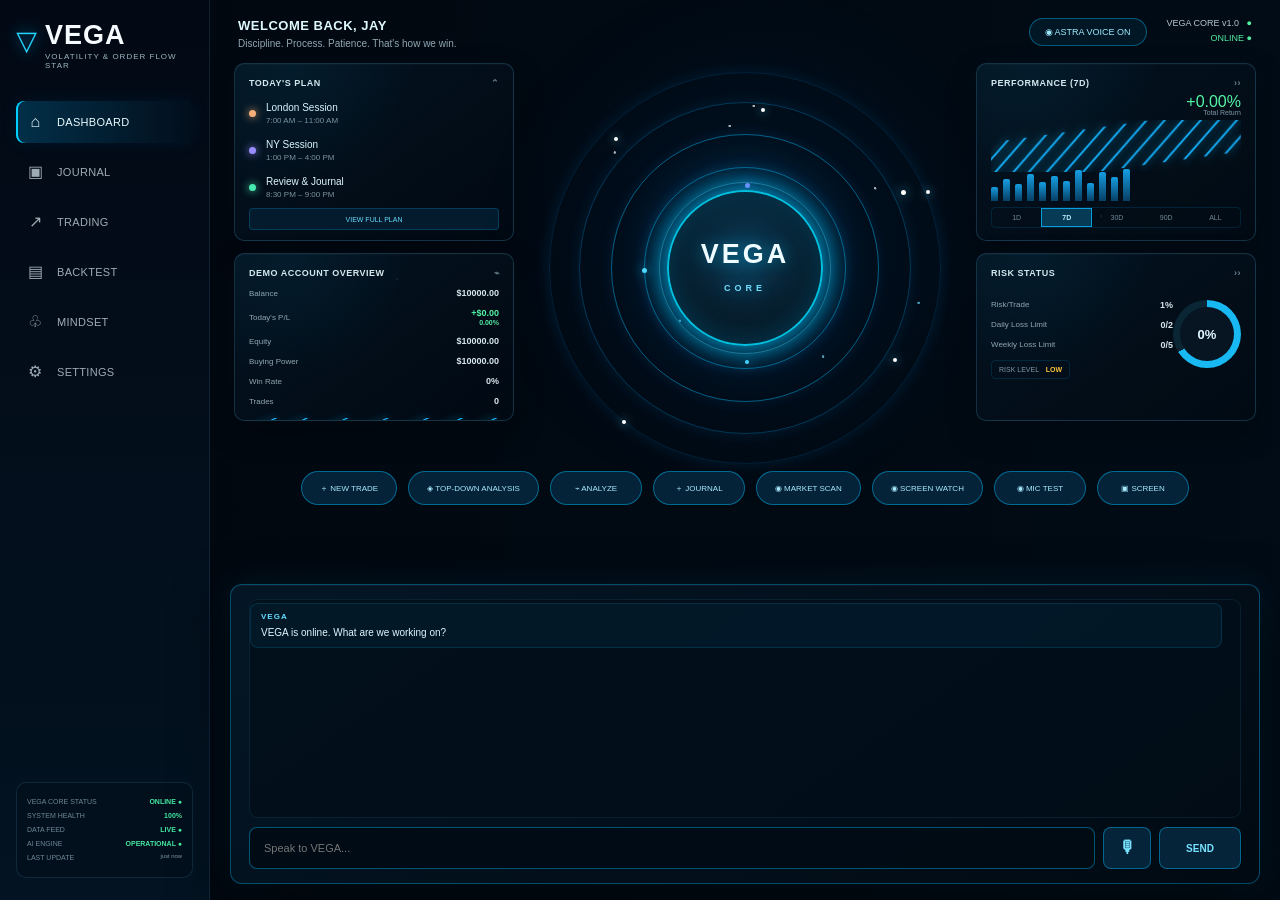
<file: index.html>
<!DOCTYPE html><html lang="en"><head><meta charset="UTF-8"><meta name="viewport" content="width=device-width, initial-scale=1.0, viewport-fit=cover"><meta name="theme-color" content="#01050b"><meta name="mobile-web-app-capable" content="yes"><meta name="apple-mobile-web-app-capable" content="yes"><title>VEGA OS</title><link rel="stylesheet" href="style.css?v=12"><link rel="stylesheet" href="js/system/dashboardReference.css?v=1"><link rel="stylesheet" href="js/system/conversationLayout.css?v=4"><link rel="stylesheet" href="js/system/mobile.css?v=1"></head><body><div class="app-shell"><aside class="sidebar"><div class="brand"><div class="brand-mark">△</div><div><div class="brand-title">VEGA</div><div class="brand-subtitle">VOLATILITY &amp; ORDER FLOW STAR</div></div></div><nav class="nav-list"><button class="nav-item active" data-module="dashboard"><span>⌂</span> DASHBOARD</button><button class="nav-item" data-module="journal"><span>▣</span> JOURNAL</button><button class="nav-item" data-module="trading"><span>↗</span> TRADING</button><button class="nav-item" data-module="backtest"><span>▤</span> BACKTEST</button><button class="nav-item" data-module="mindset"><span>♧</span> MINDSET</button><button class="nav-item" data-module="settings"><span>⚙</span> SETTINGS</button></nav><div class="sidebar-health"><div>VEGA CORE STATUS <b>ONLINE ●</b></div><div>SYSTEM HEALTH <b>100%</b></div><div>DATA FEED <b>LIVE ●</b></div><div>AI ENGINE <b>OPERATIONAL ●</b></div><div>LAST UPDATE <small id="lastUpdate">just now</small></div></aside><main class="main-area"><header class="topbar"><button id="mobileMenuBtn" class="mobile-menu-button" type="button" aria-label="Open VEGA menu">☰</button><div><div class="welcome">WELCOME BACK, JAY</div><div class="tagline">Discipline. Process. Patience. That's how we win.</div></div><div class="top-actions"><button class="voice-command" id="voiceBtn">◉ &nbsp; VEGA VOICE</button><div class="core-status">VEGA CORE v1.0 <span>●</span><small>ONLINE ●</small></div></div></header><section id="view-dashboard" class="view active-view"><div class="dashboard-grid"><section class="panel plan-panel"><div class="panel-title">TODAY'S PLAN <span>⌃</span></div><div class="plan-row"><i class="dot orange"></i><div><b>London Session</b><small>7:00 AM – 11:00 AM</small></div></div><div class="plan-row"><i class="dot blue"></i><div><b>NY Session</b><small>1:00 PM – 4:00 PM</small></div></div><div class="plan-row"><i class="dot green"></i><div><b>Review &amp; Journal</b><small>8:30 PM – 9:00 PM</small></div></div><button class="mini-link">VIEW FULL PLAN</button></section><section class="core-stage"><div class="starfield"></div><div class="orbital"><div class="orbit orbit-a"></div><div class="orbit orbit-b"></div><div class="orbit orbit-c"></div><div class="orbit orbit-d"></div><span class="star star-1"></span><span class="star star-2"></span><span class="star star-3"></span><span class="star star-4"></span><span class="star star-5"></span><div class="core-aura"></div><div class="core-circle"><span>VEGA<br><small>CORE</small></span></div></div></section><section class="panel performance-panel"><div class="panel-title">PERFORMANCE (7D) <span>››</span></div><div class="big-positive" id="perfReturn">+12.42%</div><small class="return-label">Total Return</small><div class="chart-line"></div><div class="bars"><i></i><i></i><i></i><i></i><i></i><i></i><i></i><i></i><i></i><i></i><i></i><i></i><i></i></div><div class="range-tabs"><span>1D</span><b>7D</b><span>30D</span><span>90D</span><span>ALL</span></div></section><section class="panel account-panel"><div class="panel-title">DEMO ACCOUNT OVERVIEW <span>⌁</span></div><div class="metric"><span>Balance</span><b id="accountBalance">$10,000.00</b></div><div class="metric"><span>Today's P/L</span><b class="positive" id="todayPL">+$0.00 <small>+0.00%</small></b></div><div class="metric"><span>Equity</span><b id="equity">$10,000.00</b></div><div class="metric"><span>Buying Power</span><b id="buyingPower">$10,000.00</b></div><div class="metric"><span>Win Rate</span><b id="winRate">0%</b></div><div class="metric"><span>Trades</span><b id="tradesToday">0</b></div><div class="mini-equity"></div></section><section class="panel risk-panel"><div class="panel-title">RISK STATUS <span>››</span></div><div class="risk-layout"><div class="risk-copy"><div class="metric"><span>Risk/Trade</span><b id="riskTrade">1%</b></div><div class="metric"><span>Daily Loss Limit</span><b id="dailyLoss">2/2</b></div><div class="metric"><span>Weekly Loss Limit</span><b id="weeklyLoss">3/5</b></div><small class="risk-level">RISK LEVEL <strong id="riskLevel">MODERATE</strong></small></div><div class="ring" id="riskRing"><strong id="riskPct">66%</strong></div></div></section></div><div class="quick-actions"><button id="newTradeBtn">＋ NEW TRADE</button><button id="topDownBtn">◈ TOP-DOWN ANALYSIS</button><button id="analyzeBtn">⌁ ANALYZE</button><button id="journalBtn">＋ JOURNAL</button><button id="viewScreenBtn">◉ MARKET SCAN</button><button id="watchBtn">◉ SCREEN WATCH</button><button id="micTestBtn" type="button">◉ MIC TEST</button></div></section><section id="view-journal" class="view"><div class="view-header"><h1>JOURNAL</h1><button>＋ NEW ENTRY</button></div><div class="content-card"><div class="inner-tabs"><button class="tab active">TRADES</button><button class="tab">MISTAKES</button><button class="tab">WINS</button><button class="tab">NOTES</button></div><h3>RECENT TRADES</h3><div class="trade-line header"><b>SYMBOL</b><b>DIRECTION</b><b>P/L</b><b>R-MULTIPLE</b><b>DATE</b></div><div class="trade-line"><b>XAUUSD</b><span>Buy</span><strong>+$231.40</strong><em>+1.85R</em><small>Jul 16</small></div><div class="trade-line"><b>GBPUSD</b><span>Sell</span><strong class="negative">-$108.50</strong><em>-1.00R</em><small>Jul 16</small></div><div class="trade-line"><b>EURUSD</b><span>Buy</span><strong>+$146.20</strong><em>+1.45R</em><small>Jul 15</small></div><div class="trade-line"><b>NAS100</b><span>Buy</span><strong>+$180.75</strong><em>+1.80R</em><small>Jul 15</small></div><div class="trade-line"><b>XAUUSD</b><span>Sell</span><strong class="negative">-$100.00</strong><em>-1.00R</em><small>Jul 15</small></div><button class="wide-action">VIEW ALL TRADES</button></div></section><section id="view-trading" class="view"><div class="view-header"><h1>TRADING</h1><span class="pill">WATCHLIST</span></div><div class="content-card"><div class="inner-tabs"><button class="tab active">WATCHLIST</button><button class="tab">ANALYSIS</button><button class="tab">SESSIONS</button></div><h3>WATCHLIST</h3></div></section><section id="view-backtest" class="view"><div class="view-header"><h1>BACKTEST</h1><span class="pill">OVERVIEW</span></div><div class="inner-tabs wide-tabs"><button class="tab active">OVERVIEW</button><button class="tab">TRADES</button><button class="tab">PERFORMANCE</button></div><div id="backtestTabContent" class="tab-content-area"></div></section><section id="view-mindset" class="view"><div class="view-header"><h1>MINDSET</h1><span class="pill">FOCUS</span></div><div class="content-card"><div class="inner-tabs"><button class="tab active">FOCUS</button><button class="tab">DISCIPLINE</button><button class="tab">GROWTH</button></div></div></section><section id="view-settings" class="view"><div class="view-header"><h1>SETTINGS</h1></div><div class="content-card settings-card"><h3>ACCOUNT &amp; DATA</h3><div class="setting"><span>Demo Account</span><b id="demoStatus">ACTIVE ›</b></div><div id="demoAccountSummary" style="font-size:9px;color:#829aa7;margin-top:10px">Demo equity $10,000.00 · 0 closed trades · 0% win rate</div><div style="margin-top:12px"><button id="resetDemoAccountBtn" class="wide-action">RESET DEMO ACCOUNT</button></div></div></section><section id="view-performance" class="view"><div class="view-header"><h1>PERFORMANCE</h1><span class="pill">LIVE JOURNAL DATA</span></div><div class="inner-tabs module-tabs"><button class="tab active" data-tab="overview">OVERVIEW</button><button class="tab" data-tab="trades">TRADES</button><button class="tab" data-tab="equity">EQUITY</button></div><div id="performanceTabContent" class="tab-content-area"></div></section><div class="conversation-dock"><div id="output" class="astra-feed"><div class="astra-message"><div class="message-speaker">VEGA</div><div class="message-body"><p>VEGA is online. What are we working on?</p></div></div></div><div class="command-area"><input id="commandInput" type="text" placeholder="Speak to VEGA..."><button id="sendBtn">SEND</button></div></div></main></div><script src="js/core/astra.js?v=2"></script><script src="js/core/modeManager.js?v=2"></script><script src="js/core/moduleManager.js?v=2"></script><script src="js/core/dependencyManager.js?v=2"></script><script src="js/core/activator.js?v=2"></script><script src="js/core/response.js?v=4"></script><script src="js/core/intentDetector.js?v=2"></script><script src="js/core/moduleTypeDetector.js?v=2"></script><script src="js/core/naturalIntent.js?v=5"></script><script src="js/core/commandRouter.js?v=5"></script><script src="js/core/contextEngine.js?v=2"></script><script src="js/core/learningEngine.js?v=2"></script><script src="js/core/coachEngine.js?v=5"></script><script src="js/core/topDownCoach.js?v=3.5"></script><script src="js/core/apiConnection.js?v=2.1"></script><script src="js/core/aiGateway.js?v=3.7"></script><script src="js/modules/memory.js?v=2"></script><script src="js/modules/demoAccount.js?v=1.2"></script><script src="js/modules/journal.js?v=2.3"></script><script src="js/modules/performance.js?v=2"></script><script src="js/modules/trading.js?v=3"></script><script src="js/modules/marketNarrativeStrategy.js?v=1"></script><script src="js/modules/marketData.js?v=2"></script><script src="js/modules/backtesting.js?v=2"></script><script src="js/modules/screen.js?v=2.3"></script><script src="js/modules/voice.js?v=3.2"></script><script src="js/modules/traderProfile.js?v=2"></script><script src="js/modules/proactiveMarketObserver.js?v=3"></script><script src="js/system/updates.js?v=2"></script><script src="js/system/verification.js?v=2"></script><script src="js/system/installer.js?v=2"></script><script src="js/system/systemVerifier.js?v=2"></script><script src="js/system/connectionManager.js?v=2"></script><script src="js/system/modeController.js?v=2"></script><script src="js/system/modeBindingManager.js?v=2"></script><script src="js/system/modeSwitcher.js?v=2"></script><script src="js/system/buildPlanner.js?v=2"></script><script src="js/system/buildMemory.js?v=2"></script><script src="js/system/moduleBlueprints.js?v=2"></script><script src="js/system/codeGenerator.js?v=2"></script><script src="js/system/backup.js?v=2"></script><script src="js/system/updateAnalyzer.js?v=2"></script><script src="js/modules/risk.js?v=2"></script><script src="js/modules/psychology.js?v=2"></script><script src="js/system/uiFix.js?v=5"></script><script src="js/system/buttonFix.js?v=3.8"></script><script src="js/system/conversationLayout.js?v=4"></script><script src="js/system/runtimeIntegrity.js?v=1"></script><script src="js/system/interactionFix.js?v=1.4"></script><script src="js/system/tradeScreenshot.js?v=2.1"></script><script src="js/system/tradeEditor.js?v=2.0"></script><script src="js/system/tradeManagementUI.js?v=2.0"></script><script src="js/core/history.js?v=2"></script><script src="js/system/microphoneDiagnostics.js?v=1.1"></script><script src="js/system/microphoneTestLauncher.js?v=1.0"></script><script>window.addEventListener('DOMContentLoaded',()=>{const b=document.getElementById('mobileMenuBtn');const s=document.querySelector('.sidebar');if(b&&s){b.addEventListener('click',()=>s.classList.toggle('mobile-open'));document.addEventListener('click',e=>{if(!s.contains(e.target)&&!b.contains(e.target))s.classList.remove('mobile-open');});document.querySelectorAll('.nav-item').forEach(n=>n.addEventListener('click',()=>s.classList.remove('mobile-open'));}});</script></body></html>
</file>
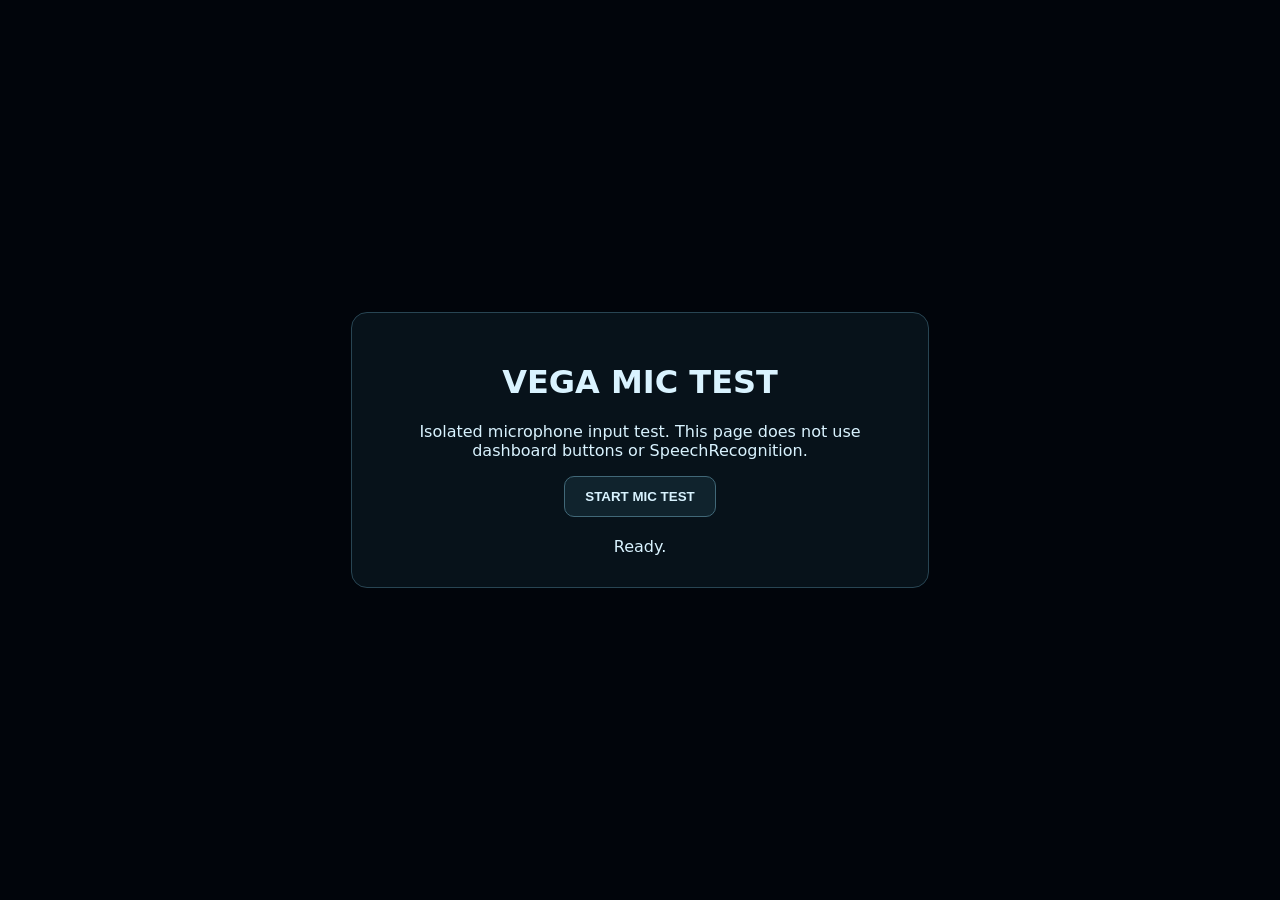
<file: mic-test.html>
<!doctype html>
<html lang="en">
<head>
<meta charset="utf-8">
<meta name="viewport" content="width=device-width,initial-scale=1">
<title>VEGA Microphone Test</title>
<style>body{font-family:system-ui,sans-serif;background:#01050b;color:#d9f3ff;display:grid;place-items:center;min-height:100vh;margin:0}main{width:min(520px,90vw);padding:28px;border:1px solid #284553;border-radius:16px;background:#07121a;text-align:center}button{padding:12px 20px;border-radius:10px;border:1px solid #416878;background:#10232d;color:#d9f3ff;font-weight:700}#result{margin-top:18px;line-height:1.5;white-space:pre-wrap}</style>
</head>
<body><main><h1>VEGA MIC TEST</h1><p>Isolated microphone input test. This page does not use dashboard buttons or SpeechRecognition.</p><button id="micTest" type="button">START MIC TEST</button><div id="result">Ready.</div></main>
<script src="js/core/astra.js?v=2"></script>
<script src="js/system/microphoneDiagnostics.js?v=1.1"></script>
<script>
const resultEl=document.getElementById('result');
document.getElementById('micTest').addEventListener('click',async()=>{
  const mic=ASTRA.modules.microphoneDiagnostics;
  if(!mic){resultEl.textContent='Microphone diagnostics did not load.';return;}
  resultEl.textContent='Testing microphone for about 3.5 seconds. Speak normally...';
  const result=await mic.test(3500);
  resultEl.textContent=(result.message||'Test complete.')+'\n\nLevel: '+(result.level||'n/a')+'\nAverage RMS: '+(result.averageRms??'n/a')+'\nPeak: '+(result.peak??'n/a')+'\nAverage dB: '+(result.averageDb??'n/a')+'\nPeak dB: '+(result.peakDb??'n/a');
});
</script></body></html>
</file>
<file: style.css>
*{box-sizing:border-box}html,body{margin:0;min-height:100%;font-family:Inter,"Segoe UI",Arial,sans-serif;background:#01050b;color:#dff8ff}body{min-height:100vh;overflow-x:hidden;background:#01050b radial-gradient(circle at 52% 20%,rgba(0,92,150,.14),transparent 34%)}button,input{font:inherit}.app-shell{min-height:100vh;display:flex;background:linear-gradient(90deg,rgba(1,7,15,.98),rgba(1,12,22,.94));position:relative}.app-shell:before{content:"";position:fixed;inset:0;pointer-events:none;background-image:radial-gradient(circle at 8% 18%,#fff 0 1px,transparent 1.5px),radial-gradient(circle at 19% 73%,#8de8ff 0 1px,transparent 1.6px),radial-gradient(circle at 31% 31%,#fff 0 1px,transparent 1.4px),radial-gradient(circle at 44% 82%,#7fdfff 0 1px,transparent 1.5px),radial-gradient(circle at 57% 14%,#fff 0 1px,transparent 1.4px),radial-gradient(circle at 71% 68%,#a7eaff 0 1px,transparent 1.5px),radial-gradient(circle at 86% 24%,#fff 0 1px,transparent 1.4px),radial-gradient(circle at 94% 79%,#66d8ff 0 1px,transparent 1.5px);opacity:.7;animation:starDrift 18s linear infinite}.sidebar{width:210px;min-height:100vh;border-right:1px solid rgba(86,171,211,.14);background:linear-gradient(180deg,#020914,#031321);padding:20px 16px;position:fixed;left:0;top:0;z-index:10}.brand{display:flex;gap:8px;align-items:center}.brand-mark{font-size:27px;color:#26d5ff;text-shadow:0 0 14px #008dcc;transform:rotate(180deg)}.brand-title{font-size:27px;font-weight:700;letter-spacing:1px;color:#f5fbff}.brand-subtitle{font-size:8px;letter-spacing:1px;color:#9db4c1;margin-top:1px}.nav-list{display:flex;flex-direction:column;gap:7px;margin-top:31px}.nav-item{border:0;background:transparent;color:#9eabb4;text-align:left;padding:12px 11px;border-radius:8px;cursor:pointer;font-size:11px;letter-spacing:.3px;display:flex;gap:13px;align-items:center;transition:.2s}.nav-item span{width:17px;text-align:center;font-size:16px}.nav-item:hover,.nav-item.active{color:#e9fbff;background:linear-gradient(90deg,rgba(0,180,255,.22),rgba(0,100,160,.04));box-shadow:inset 2px 0 #00cfff,0 0 18px rgba(0,150,255,.08)}.sidebar-health{position:absolute;bottom:22px;left:16px;right:16px;border:1px solid rgba(73,156,198,.18);border-radius:10px;padding:12px 10px;background:rgba(3,17,29,.75);font-size:7px;color:#6e8793;line-height:2}.sidebar-health div{display:flex;justify-content:space-between}.sidebar-health b{color:#45e7a1;font-weight:600}.sidebar-health small{color:#8097a2}.main-area{margin-left:210px;width:calc(100% - 210px);padding:18px 24px 28px;min-height:100vh}.topbar{display:flex;justify-content:space-between;align-items:flex-start;margin:0 4px 14px}.welcome{font-size:13px;font-weight:700;letter-spacing:.5px}.tagline{font-size:10px;color:#91a7b3;margin-top:5px}.top-actions{display:flex;align-items:flex-start;gap:20px}.voice-command{border:1px solid rgba(0,194,255,.4);background:rgba(3,29,45,.7);color:#9eeaff;border-radius:18px;padding:8px 15px;font-size:9px;cursor:pointer}.core-status{font-size:9px;color:#b6c6ce;text-align:right}.core-status span{color:#54f4a5;margin-left:5px}.core-status small{display:block;color:#53e9a0;margin-top:5px;font-size:9px}.view{display:none;animation:fade .25s ease}.view.active-view{display:block}.dashboard-grid{display:grid;grid-template-columns:minmax(235px,1fr) minmax(390px,1.65fr) minmax(245px,1fr);grid-template-rows:178px 168px 96px;gap:12px;max-width:1280px;margin:auto}.panel,.content-card,.stats-grid>div{background:linear-gradient(145deg,rgba(4,20,34,.93),rgba(1,10,19,.9));border:1px solid rgba(79,166,208,.18);border-radius:10px;box-shadow:0 12px 30px rgba(0,0,0,.25),inset 0 1px rgba(255,255,255,.025),0 0 24px rgba(0,130,190,.03);padding:14px;position:relative;overflow:hidden}.panel:before,.content-card:before{content:"";position:absolute;inset:0;background:radial-gradient(circle at 20% 0,rgba(0,205,255,.06),transparent 45%);pointer-events:none}.panel-title{font-size:9px;font-weight:700;letter-spacing:.5px;color:#dce9ee;display:flex;justify-content:space-between}.panel-title span{color:#68828e}.plan-panel{grid-column:1;grid-row:1}.plan-row{display:flex;gap:10px;align-items:center;margin-top:14px}.plan-row b{display:block;font-size:10px;font-weight:500}.plan-row small{display:block;color:#7e929d;font-size:8px;margin-top:3px}.dot{width:7px;height:7px;border-radius:50%;display:block;box-shadow:0 0 8px currentColor}.orange{color:#ffad75;background:#ffad75}.blue{color:#9c8cff;background:#9c8cff}.green{color:#48e8b1;background:#48e8b1}.mini-link{position:absolute;bottom:10px;left:14px;right:14px;height:22px;border:1px solid rgba(0,180,255,.22);background:#031b2d;color:#66dcff;border-radius:4px;font-size:7px}.core-stage{grid-column:2;grid-row:1/3;display:grid;place-items:center;position:relative;overflow:hidden}.core-stage:before{content:"";position:absolute;width:530px;height:530px;border-radius:50%;background:radial-gradient(circle,rgba(0,166,255,.13),rgba(0,80,160,.05) 28%,transparent 65%);animation:coreGlow 3s ease-in-out infinite}.starfield{position:absolute;inset:0;background-image:radial-gradient(circle at 20% 25%,#fff 0 1px,transparent 1.5px),radial-gradient(circle at 35% 72%,#67dfff 0 1px,transparent 1.5px),radial-gradient(circle at 52% 12%,#fff 0 1px,transparent 1.5px),radial-gradient(circle at 68% 82%,#8ee9ff 0 1px,transparent 1.5px),radial-gradient(circle at 80% 35%,#fff 0 1px,transparent 1.5px),radial-gradient(circle at 90% 67%,#6ce2ff 0 1px,transparent 1.5px);opacity:.65}.orbital{width:390px;height:390px;position:relative;display:grid;place-items:center}.core-aura{position:absolute;width:188px;height:188px;border-radius:50%;background:radial-gradient(circle,rgba(0,205,255,.22),transparent 70%);filter:blur(7px);animation:corePulse 2.4s ease-in-out infinite}.core-circle{width:145px;height:145px;border-radius:50%;display:grid;place-items:center;text-align:center;background:radial-gradient(circle at 50% 43%,#0d4160 0,#061724 56%,#020b12 100%);border:2px solid rgba(0,221,255,.86);box-shadow:0 0 24px rgba(0,200,255,.75),0 0 65px rgba(0,160,255,.32),inset 0 0 38px rgba(0,185,255,.28);position:relative;z-index:4;animation:corePulse 2.4s ease-in-out infinite}.core-circle:after{content:"";position:absolute;inset:-10px;border-radius:50%;border:1px solid rgba(77,223,255,.35);box-shadow:0 0 24px rgba(0,200,255,.3)}.core-circle span{font-size:26px;font-weight:600;letter-spacing:3px;color:#eefcff;text-shadow:0 0 16px rgba(0,210,255,.45);line-height:1.05}.core-circle small{font-size:9px;letter-spacing:4px;color:#70dcff}.orbit{position:absolute;border:1px solid rgba(0,195,255,.46);border-radius:50%;box-shadow:0 0 15px rgba(0,160,255,.12)}.orbit-a{width:190px;height:190px;animation:spin 8s linear infinite}.orbit-b{width:250px;height:250px;animation:spinReverse 11s linear infinite}.orbit-c{width:315px;height:315px;border-color:rgba(0,150,220,.32);animation:spin 15s linear infinite}.orbit-d{width:370px;height:370px;border-color:rgba(0,130,210,.19);animation:spinReverse 21s linear infinite}.orbit:after{content:"";position:absolute;width:5px;height:5px;background:#55ddff;border-radius:50%;box-shadow:0 0 12px #35d9ff;top:50%;left:-3px}.orbit-b:after{background:#9e7cff;box-shadow:0 0 12px #8a6cff;top:18%;left:50%}.orbit-c:after{width:4px;height:4px;top:78%;left:50%}.orbit-d:after{background:#fff;top:30%;left:90%}.star{position:absolute;width:4px;height:4px;background:#fff;border-radius:50%;box-shadow:0 0 10px #5ddfff;z-index:5;animation:starPulse 1.7s ease-in-out infinite}.star-1{top:11%;left:54%}.star-2{top:31%;right:5%;animation-delay:.3s}.star-3{bottom:12%;left:20%;animation-delay:.6s}.star-4{top:72%;right:13%;animation-delay:.9s}.star-5{top:18%;left:18%;animation-delay:1.2s}.performance-panel{grid-column:3;grid-row:1}.big-positive{text-align:right;color:#54f4a5;font-size:16px;margin-top:5px}.return-label{display:block;text-align:right;color:#7f98a4;font-size:7px;margin-top:-2px}.chart-line{height:52px;margin-top:4px;position:relative;overflow:hidden}.chart-line:before{content:"";position:absolute;left:0;right:0;top:5px;height:44px;background:linear-gradient(135deg,transparent 0 5%,#14a9f0 5.5% 6%,transparent 6.5% 11%,#14a9f0 11.5% 12%,transparent 12.5% 18%,#14a9f0 18.5% 19%,transparent 19.5% 24%,#14a9f0 24.5% 25%,transparent 25.5% 31%,#14a9f0 31.5% 32%,transparent 32.5% 38%,#14a9f0 38.5% 39%,transparent 39.5% 45%,#14a9f0 45.5% 46%,transparent 46.5% 52%,#14a9f0 52.5% 53%,transparent 53.5% 59%,#14a9f0 59.5% 60%,transparent 60.5% 66%,#14a9f0 66.5% 67%,transparent 67.5% 73%,#14a9f0 73.5% 74%,transparent 74.5% 80%,#14a9f0 80.5% 81%,transparent 81.5% 87%,#14a9f0 87.5% 88%,transparent 88.5% 94%,#14a9f0 94.5% 95%,transparent 95.5%);filter:drop-shadow(0 0 5px rgba(0,190,255,.7));transform:skewY(-8deg);animation:chartFlow 4s ease-in-out infinite}.bars{height:30px;display:flex;gap:5px;align-items:flex-end;margin-top:-1px}.bars i{display:block;width:7px;background:linear-gradient(#159ee2,#073f64);border-radius:2px 2px 0 0;animation:barPulse 2s ease-in-out infinite alternate}.bars i:nth-child(1){height:14px}.bars i:nth-child(2){height:22px}.bars i:nth-child(3){height:17px}.bars i:nth-child(4){height:27px}.bars i:nth-child(5){height:19px}.bars i:nth-child(6){height:25px}.bars i:nth-child(7){height:20px}.bars i:nth-child(8){height:31px}.bars i:nth-child(9){height:18px}.bars i:nth-child(10){height:29px}.bars i:nth-child(11){height:24px}.bars i:nth-child(12){height:32px}.range-tabs{display:flex;justify-content:space-between;align-items:center;margin-top:6px;border:1px solid rgba(0,170,240,.15);border-radius:4px;overflow:hidden;color:#6f8996;font-size:7px}.range-tabs>*{flex:1;text-align:center;padding:5px 0}.range-tabs b{background:#073a54;color:#b9efff;border:1px solid #079ee0}.account-panel{grid-column:1;grid-row:2}.metric{display:flex;justify-content:space-between;align-items:center;margin-top:10px;font-size:8px;color:#93a6b0}.metric b{font-size:9px;color:#d8e7ed}.metric small{display:block;color:#55e9a3;font-size:7px;text-align:right;margin-top:1px}.positive{color:#54f4a5!important}.negative{color:#ff656d!important}.mini-equity{height:38px;margin-top:7px;position:relative;overflow:hidden}.mini-equity:before{content:"";position:absolute;inset:5px 0;background:linear-gradient(155deg,transparent 0 8%,#16a9ed 8.5% 9%,transparent 9.5% 18%,#16a9ed 18.5% 19%,transparent 19.5% 31%,#16a9ed 31.5% 32%,transparent 32.5% 44%,#16a9ed 44.5% 45%,transparent 45.5% 57%,#16a9ed 57.5% 58%,transparent 58.5% 68%,#16a9ed 68.5% 69%,transparent 69.5% 79%,#16a9ed 79.5% 80%,transparent 80.5% 91%,#16a9ed 91.5% 92%,transparent 92.5%);filter:drop-shadow(0 0 4px #089dd8);animation:chartFlow 5s infinite}.risk-panel{grid-column:3;grid-row:2}.risk-layout{display:flex;justify-content:space-between;align-items:center;height:112px}.risk-copy{flex:1}.risk-level{display:inline-block;margin-top:10px;border:1px solid rgba(0,180,255,.14);padding:5px 7px;border-radius:4px;font-size:7px;color:#8298a4}.risk-level strong{color:#ffc536;margin-left:5px}.ring{width:68px;height:68px;border-radius:50%;display:grid;place-items:center;background:conic-gradient(#18b9f2 0 66%,#0a2635 66%);position:relative;animation:ringGlow 2.5s ease-in-out infinite}.ring:after{content:"";position:absolute;inset:7px;border-radius:50%;background:#071522}.ring strong{position:relative;z-index:2;font-size:13px}.astra-says{grid-column:2;grid-row:3;display:flex;align-items:center;gap:13px;padding:12px 16px}.astra-says .panel-title{position:absolute;left:16px;top:10px}.astra-says p{font-size:9px;margin:20px 0 0;max-width:350px}.voice-wave{display:flex;gap:2px;align-items:center;height:26px;margin-left:auto}.voice-wave i{display:block;width:2px;background:#0db8ed;border-radius:2px;animation:wave .9s infinite alternate}.voice-wave i:nth-child(odd){height:7px}.voice-wave i:nth-child(even){height:14px}.voice-wave i:nth-child(3n){height:21px}.mini-core{width:38px;height:38px;border-radius:50%;border:1px solid #159ee0;display:grid;place-items:center;color:#69ddff;box-shadow:0 0 14px rgba(0,190,255,.4);animation:corePulse 2s infinite}.quick-actions{display:flex;justify-content:center;gap:10px;margin-top:10px;flex-wrap:wrap}.quick-actions button,.view-header button{border:1px solid rgba(0,194,255,.45);background:#052338;color:#a9eaff;border-radius:18px;padding:8px 17px;font-size:8px;cursor:pointer;transition:.2s}.quick-actions button:hover,.view-header button:hover{background:#073a54;box-shadow:0 0 16px rgba(0,190,255,.2)}.conversation-dock{max-width:1280px;margin:12px auto 0}.astra-feed{height:92px;overflow-y:auto;background:rgba(2,14,25,.65);border:1px solid rgba(67,151,190,.13);border-radius:9px;padding:7px}.astra-message,.user-message{margin:5px 0;padding:7px 10px;border-radius:7px;font-size:9px;line-height:1.4}.astra-message{background:rgba(0,150,210,.08);border-left:2px solid #0ec8f7}.user-message{background:rgba(150,130,255,.06);border-right:2px solid #8275ff}.message-speaker{font-size:7px;letter-spacing:1px;color:#44d9ff;margin-bottom:2px}.command-area{display:flex;gap:8px;margin-top:7px}.command-area input{flex:1;height:34px;border-radius:18px;border:1px solid rgba(0,194,255,.25);background:#031724;color:white;padding:0 15px;outline:none;font-size:9px}.command-area button{height:34px;padding:0 15px;border-radius:18px;border:1px solid #00b7ec;background:#062b40;color:#c6f5ff;cursor:pointer;font-size:8px}.hidden-control{display:none}.view-header{display:flex;align-items:center;justify-content:space-between;max-width:1000px;margin:20px auto 12px}.view-header h1{font-size:20px;letter-spacing:2px;margin:0}.pill{font-size:8px;color:#7de9ff;border:1px solid rgba(0,200,255,.3);padding:6px 10px;border-radius:14px}.content-card{max-width:1000px;margin:auto;padding:18px}.content-card h3{font-size:9px;letter-spacing:1px;color:#8be9ff;margin:0 0 13px}.inner-tabs{display:flex;gap:3px;margin:-4px 0 15px;border-bottom:1px solid rgba(70,150,190,.12)}.inner-tabs .tab{border:0;background:transparent;color:#738b96;padding:9px 12px;font-size:8px;cursor:pointer}.inner-tabs .tab.active{color:#b9f4ff;background:#07334c;border-bottom:1px solid #08b9f0}.wide-tabs{max-width:1000px;margin:0 auto 12px}.trade-line,.watch-row,.setting{display:grid;grid-template-columns:1.2fr 1fr 1fr 1fr 1fr;gap:10px;padding:11px 0;border-bottom:1px solid rgba(90,160,190,.1);font-size:9px}.trade-line span{color:#55e9a3}.trade-line strong{color:#54f4a5}.trade-line em{color:#8bc9d8;font-style:normal}.trade-line small{color:#778b96}.trade-line.header,.watch-row.header{color:#637984;font-size:7px}.watch-row{grid-template-columns:1.5fr 1fr 1fr 1fr}.watch-row strong{color:#54f4a5}.watch-row em{color:#4ce7a3;font-style:normal}.market-bias{margin-top:18px;padding:12px;border:1px solid rgba(0,200,255,.14);border-radius:8px;display:flex;align-items:center;gap:20px}.market-bias span,.market-bias small{font-size:8px;color:#718994}.market-bias b{color:#54f4a5;font-size:12px}.wide-action{display:block;margin:15px auto 0;border:1px solid rgba(0,194,255,.35);background:#042338;color:#83e5ff;padding:8px 30px;border-radius:5px;font-size:8px}.stats-grid{max-width:1000px;margin:0 auto 12px;display:grid;grid-template-columns:repeat(3,1fr);gap:10px}.stats-grid>div{min-height:80px;display:flex;flex-direction:column;justify-content:center}.stats-grid small{color:#8197a2;font-size:8px}.stats-grid b{font-size:18px;margin-top:7px}.large-chart{height:210px;background:repeating-linear-gradient(0deg,rgba(0,170,240,.06) 0 1px,transparent 1px 42px),repeating-linear-gradient(90deg,rgba(0,170,240,.05) 0 1px,transparent 1px 80px);position:relative;overflow:hidden}.large-chart:before{content:"";position:absolute;left:0;right:0;bottom:20px;height:130px;background:linear-gradient(150deg,transparent 0 8%,#15aef0 8.5% 9%,transparent 9.5% 18%,#15aef0 18.5% 19%,transparent 19.5% 28%,#15aef0 28.5% 29%,transparent 29.5% 38%,#15aef0 38.5% 39%,transparent 39.5% 48%,#15aef0 48.5% 49%,transparent 49.5% 58%,#15aef0 58.5% 59%,transparent 59.5% 68%,#15aef0 68.5% 69%,transparent 69.5% 78%,#15aef0 78.5% 79%,transparent 79.5% 88%,#15aef0 88.5% 89%,transparent 89.5%);filter:drop-shadow(0 0 5px #08a9ed);transform:skewY(-10deg);animation:chartFlow 5s infinite}.content-card blockquote{margin:0 0 20px;padding:15px;border-left:2px solid #0fc8f5;background:rgba(0,170,230,.06);font-size:11px;color:#b8cbd4}.content-card label{display:block;font-size:10px;color:#a7b7be;margin:11px 0}.mindset-rings{display:flex;gap:22px;margin-top:20px}.mindset-rings div{width:62px;height:62px;border-radius:50%;border:2px solid #16b8ef;display:flex;flex-direction:column;align-items:center;justify-content:center;box-shadow:0 0 15px rgba(0,190,255,.18)}.mindset-rings b{font-size:11px}.mindset-rings small{font-size:6px;color:#718995;margin-top:2px}.settings-card{max-width:700px}.setting{grid-template-columns:1fr auto}.toggle{width:28px;height:14px;border-radius:8px;background:#164056;position:relative}.toggle:after{content:"";width:10px;height:10px;border-radius:50%;background:#5be7ff;position:absolute;right:2px;top:2px}.toggle.on{background:#076080}.setting b{font-size:9px;color:#b7d0da}.setting span{color:#8da1aa;font-size:10px}@keyframes spin{to{transform:rotate(360deg)}}@keyframes spinReverse{to{transform:rotate(-360deg)}}@keyframes corePulse{0%,100%{transform:scale(1);filter:brightness(1)}50%{transform:scale(1.06);filter:brightness(1.25)}}@keyframes coreGlow{0%,100%{opacity:.6;transform:scale(.94)}50%{opacity:1;transform:scale(1.05)}}@keyframes ringGlow{0%,100%{box-shadow:0 0 8px rgba(0,190,255,.15)}50%{box-shadow:0 0 20px rgba(0,190,255,.4)}}@keyframes starPulse{0%,100%{opacity:.35;transform:scale(.8)}50%{opacity:1;transform:scale(1.8)}}@keyframes starDrift{0%{transform:translate3d(0,0,0) scale(1)}50%{transform:translate3d(4px,-5px,0) scale(1.02)}100%{transform:translate3d(0,0,0) scale(1)}}@keyframes chartFlow{0%,100%{transform:skewY(-8deg) translateX(0)}50%{transform:skewY(-8deg) translateX(-8px)}}@keyframes barPulse{from{opacity:.65}to{opacity:1}}@keyframes wave{to{transform:scaleY(.4);opacity:.45}}@keyframes fade{from{opacity:0;transform:translateY(5px)}to{opacity:1;transform:none}}@media(max-width:900px){.sidebar{width:72px;padding:18px 10px}.brand>div:last-child,.sidebar-health,.nav-item:not(.active){font-size:0}.brand-title{font-size:18px}.nav-item{justify-content:center;padding:12px}.nav-item span{font-size:17px}.main-area{margin-left:72px;width:calc(100% - 72px)}.dashboard-grid{grid-template-columns:1fr 1fr;grid-template-rows:auto}.core-stage{grid-column:1/3;grid-row:1;height:310px}.plan-panel{grid-column:1;grid-row:2}.performance-panel{grid-column:2;grid-row:2}.account-panel{grid-column:1;grid-row:3}.risk-panel{grid-column:2;grid-row:3}.astra-says{grid-column:1/3;grid-row:4}.orbital{transform:scale(.8)}}@media(max-width:620px){.dashboard-grid{display:flex;flex-direction:column}.core-stage{height:260px}.orbital{transform:scale(.64)}.topbar{gap:15px}.quick-actions{flex-wrap:wrap}.sidebar{width:58px}.main-area{margin-left:58px;width:calc(100% - 58px);padding:15px}.welcome{font-size:11px}.tagline{font-size:8px}.stats-grid{grid-template-columns:1fr 1fr}.astra-says{min-height:95px}.top-actions .voice-command{display:none}}
</file>
<file: js/system/dashboardReference.css>
/* ASTRA DASHBOARD REFERENCE UI
   Visual layer only. Preserves existing dashboard behavior and module ownership.
*/

/* Wide reference composition */
.dashboard-grid{
  grid-template-columns:minmax(280px,1fr) minmax(430px,1.55fr) minmax(280px,1fr)!important;
  grid-template-rows:190px 178px!important;
  gap:12px 14px!important;
  max-width:1180px!important;
  margin:0 auto!important;
}

/* Keep the ASTRA core floating with no panel footprint */
.core-stage{
  background:transparent!important;
  border:0!important;
  outline:0!important;
  box-shadow:none!important;
  padding:0!important;
  overflow:visible!important;
}
.core-stage:before{
  width:560px!important;
  height:560px!important;
  border:0!important;
  background:radial-gradient(circle,rgba(0,166,255,.16),rgba(0,80,160,.055) 30%,transparent 67%)!important;
}
.orbital{
  width:410px!important;
  height:410px!important;
}
.core-circle{
  width:156px!important;
  height:156px!important;
}
.core-circle span{
  font-size:27px!important;
}
.orbit-a{width:202px!important;height:202px!important}
.orbit-b{width:268px!important;height:268px!important}
.orbit-c{width:332px!important;height:332px!important}
.orbit-d{width:392px!important;height:392px!important}

/* Reference card proportions */
.plan-panel,.performance-panel,.account-panel,.risk-panel{
  min-height:100%;
}
.panel{
  border-color:rgba(79,166,208,.24)!important;
  box-shadow:0 12px 30px rgba(0,0,0,.28),inset 0 1px rgba(255,255,255,.025),0 0 28px rgba(0,130,190,.045)!important;
}

/* Action row sits cleanly below the orbital composition */
.quick-actions{
  max-width:1180px!important;
  margin:12px auto 0!important;
  gap:11px!important;
}
.quick-actions button{
  min-width:92px;
  padding:9px 18px!important;
}

/* Bottom conversation console matches the wide reference card */
.conversation-dock{
  max-width:1080px!important;
  margin:54px auto 0!important;
}

/* Ensure the old ASTRA SAYS element can never leave a visual footprint */
.astra-says{
  display:none!important;
  width:0!important;
  height:0!important;
  min-height:0!important;
  margin:0!important;
  padding:0!important;
  border:0!important;
  box-shadow:none!important;
}

@media(max-width:900px){
  .dashboard-grid{grid-template-columns:1fr 1fr!important;grid-template-rows:auto!important}
  .core-stage{grid-column:1/3!important;grid-row:1!important;height:330px!important}
  .orbital{transform:scale(.82)!important}
  .conversation-dock{margin-top:28px!important}
}

@media(max-width:620px){
  .dashboard-grid{display:flex!important;flex-direction:column!important}
  .core-stage{height:270px!important}
  .orbital{transform:scale(.65)!important}
  .conversation-dock{margin-top:24px!important}
}
</file>
<file: js/system/conversationLayout.css>
/* ASTRA CONVERSATION LAYOUT — laptop-first bottom chat */
.astra-says{grid-column:2;grid-row:3;min-height:96px;display:flex;flex-direction:column;padding:10px 12px 9px;overflow:hidden}
.astra-says .panel-title{flex:0 0 auto;margin-bottom:4px}
.astra-says #output{flex:1 1 auto;min-height:0;overflow-y:auto;overflow-x:hidden;padding:2px 6px 5px 2px;scrollbar-width:thin;scrollbar-color:rgba(0,190,255,.35) transparent}
.astra-says #output .astra-message,.astra-says #output .user-message{margin:0 0 4px;padding:0;background:transparent;border:0;box-shadow:none}
.astra-says #output .message-speaker{display:inline-block;margin-right:7px;color:#58dcff;font-size:7px;font-weight:700;letter-spacing:1px}
.astra-says #output .message-body{display:inline;color:#d7e9ef;font-size:8px;line-height:1.35}
.astra-says #output p{display:inline;margin:0}
.astra-says #output h3,.astra-says #output h4{font-size:8px;margin:2px 0;color:#e9fbff}
.astra-says #output ul{display:inline-block;margin:2px 0 2px 15px;padding:0}
.astra-says .voice-wave,.astra-says .mini-core{display:none}
.astra-says>.command-area{flex:0 0 30px;display:grid;grid-template-columns:minmax(0,1fr) 30px 52px;gap:5px;align-items:center;margin-top:4px}
.astra-says>.command-area #commandInput{width:100%;min-width:0;height:28px;padding:0 10px;border:1px solid rgba(0,190,255,.25);border-radius:6px;outline:none;background:rgba(1,13,23,.9);color:#e5faff;font-size:8px}
.astra-says>.command-area #commandInput:focus{border-color:rgba(0,210,255,.65);box-shadow:0 0 12px rgba(0,170,255,.12)}
.astra-says>.command-area #sendBtn,.astra-says>.command-area .chat-mic{height:28px;border:1px solid rgba(0,190,255,.35);border-radius:6px;cursor:pointer}
.astra-says>.command-area #sendBtn{background:#06324b;color:#9deaff;font-size:7px;padding:0 9px}
.astra-says>.command-area .chat-mic{width:30px;padding:0;background:rgba(3,30,46,.95);color:#71e5ff;font-size:12px}
.astra-says>.command-area .chat-mic:hover,.astra-says>.command-area #sendBtn:hover{border-color:#16cfff;box-shadow:0 0 12px rgba(0,190,255,.2)}

/* One conversation surface, anchored near the bottom of the usable viewport. */
.conversation-panel{display:flex!important;flex-direction:column!important;position:fixed!important;left:calc(210px + (100vw - 210px)/2)!important;right:auto!important;bottom:16px!important;transform:translateX(-50%)!important;width:min(1120px,calc(100vw - 250px))!important;height:300px!important;min-height:300px!important;max-height:300px!important;z-index:100!important;padding:14px 18px!important;border-radius:12px!important;background:linear-gradient(145deg,rgba(4,22,37,.985),rgba(1,10,19,.985))!important;border:1px solid rgba(0,194,255,.34)!important;box-shadow:0 20px 55px rgba(0,0,0,.6),0 0 32px rgba(0,160,230,.12),inset 0 1px rgba(255,255,255,.04)!important}
.conversation-panel .panel-title{font-size:10px!important;letter-spacing:.7px!important;flex:0 0 auto!important;margin-bottom:7px!important}
.core-conversation{display:flex!important;flex-direction:column!important;gap:8px!important;flex:1 1 auto!important;height:auto!important;min-height:0!important;max-height:none!important;margin:0!important;overflow-y:auto!important;overflow-x:hidden!important;padding:3px 8px 3px 0!important;scrollbar-width:thin}
.core-conversation .astra-message,.core-conversation .user-message{margin:0!important;padding:7px 10px!important;border-radius:8px!important;background:rgba(3,27,43,.8)!important;border:1px solid rgba(0,174,235,.16)!important;font-size:10px!important;line-height:1.45!important}
.core-conversation .user-message{background:rgba(25,18,52,.54)!important;border-color:rgba(139,126,255,.2)!important}
.core-conversation .message-speaker{display:block!important;font-size:8px!important;letter-spacing:1px!important;color:#62dfff!important;font-weight:700!important;margin-bottom:3px!important}
.core-conversation .user-message .message-speaker{color:#a996ff!important}
.core-conversation .message-body p{display:block!important;margin:0 0 4px!important}
.core-conversation .message-body p:last-child{margin-bottom:0!important}
.core-command-area{display:grid!important;grid-template-columns:minmax(0,1fr) 48px 82px!important;gap:8px!important;flex:0 0 42px!important;margin-top:9px!important;align-items:center!important;width:100%!important}
.core-command-area #commandInput{width:100%!important;min-width:0!important;height:42px!important;border:1px solid rgba(0,194,255,.4)!important;background:rgba(1,12,21,.96)!important;color:#e6faff!important;border-radius:8px!important;padding:0 14px!important;font-size:11px!important;outline:none!important}
.core-command-area #commandInput:focus{border-color:rgba(0,210,255,.7)!important;box-shadow:0 0 14px rgba(0,180,255,.12)!important}
.core-command-area #sendBtn,.core-command-area .chat-mic{height:42px!important;border:1px solid rgba(0,194,255,.42)!important;background:#05243a!important;color:#78e2ff!important;border-radius:8px!important;font-size:10px!important;font-weight:700!important;cursor:pointer!important}
.core-command-area #sendBtn{padding:0 15px!important}
.core-command-area .chat-mic{width:48px!important;padding:0!important;font-size:17px!important}
.core-command-area #sendBtn:hover,.core-command-area .chat-mic:hover{border-color:#16cfff!important;box-shadow:0 0 15px rgba(0,190,255,.24)!important}
.conversation-panel .hidden-control{display:none!important}

/* Chatbox belongs to the Dashboard only. The dock stays in the DOM so its
   existing voice, send, history, and screen integrations continue working. */
.conversation-dock{display:none!important}
#view-dashboard.active-view~.conversation-dock{display:flex!important}

@media (min-width:1101px) and (max-height:850px){.main-area{padding-bottom:320px}.dashboard-grid{grid-template-rows:138px 128px 76px;gap:7px}.orbital{transform:scale(.68)}.panel{padding:9px}.plan-row{margin-top:6px}.metric{margin-top:5px}.quick-actions{margin-top:5px}.conversation-panel{height:270px!important;min-height:270px!important;max-height:270px!important;bottom:10px!important}.core-command-area{flex-basis:38px!important}.core-command-area #commandInput,.core-command-area #sendBtn,.core-command-area .chat-mic{height:38px!important}}
@media (max-width:1100px){.sidebar{width:178px;padding:16px 12px}.main-area{margin-left:178px;width:calc(100% - 178px);padding:10px 12px 275px}.dashboard-grid{grid-template-columns:minmax(190px,1fr) minmax(300px,1.5fr) minmax(200px,1fr);grid-template-rows:140px 132px 78px;gap:8px}.orbital{transform:scale(.66)}.conversation-panel{left:calc(178px + (100vw - 178px)/2)!important;width:calc(100vw - 220px)!important;height:255px!important;min-height:255px!important;max-height:255px!important;bottom:10px!important}}
@media (max-width:700px){.sidebar{width:64px;padding:12px 7px}.brand-title,.brand-subtitle,.nav-item:not(.active){font-size:0}.brand-title,.brand-subtitle{display:none}.nav-item{justify-content:center;padding:10px 4px}.sidebar-health{display:none}.main-area{margin-left:64px;width:calc(100% - 64px);padding:8px 8px 230px}.dashboard-grid{grid-template-columns:1fr;grid-template-rows:auto;max-width:none}.plan-panel,.core-stage,.performance-panel,.account-panel,.risk-panel,.astra-says{grid-column:1;grid-row:auto}.core-stage{height:230px}.orbital{transform:scale(.55)}.quick-actions{display:grid;grid-template-columns:repeat(2,1fr)}.conversation-panel{left:50%!important;width:calc(100vw - 84px)!important;height:210px!important;min-height:210px!important;max-height:210px!important;bottom:8px!important;padding:10px!important}.core-command-area{grid-template-columns:minmax(0,1fr) 42px 70px!important}.core-command-area #commandInput,.core-command-area #sendBtn,.core-command-area .chat-mic{height:38px!important}}
</file>
<file: js/system/mobile.css>
/* =========================================================
   VEGA MOBILE EXPERIENCE v1.0
   Phone-first responsive layer. Desktop layout remains unchanged.
========================================================= */

@media (max-width: 700px) {
  html, body { width:100%; min-width:0; overflow-x:hidden; }
  body { padding-bottom:0; }

  .app-shell { display:block; min-height:100vh; width:100%; }

  .sidebar {
    position:fixed;
    left:0;
    top:0;
    bottom:0;
    width:min(82vw,300px);
    min-height:100vh;
    transform:translateX(-105%);
    transition:transform .22s ease;
    z-index:3000;
    overflow-y:auto;
    box-shadow:20px 0 45px rgba(0,0,0,.45);
  }
  .sidebar.mobile-open { transform:translateX(0); }

  .main-area {
    margin-left:0;
    width:100%;
    min-height:100vh;
    padding:12px 12px 332px;
  }

  .mobile-menu-button {
    display:grid !important;
    place-items:center;
    width:40px;
    height:40px;
    flex:0 0 40px;
    border:1px solid rgba(0,194,255,.35);
    border-radius:10px;
    background:rgba(3,29,45,.82);
    color:#9eeaff;
    font-size:20px;
    cursor:pointer;
  }

  .topbar {
    align-items:center;
    gap:10px;
    margin:0 0 12px;
  }
  .topbar > div:first-child { min-width:0; flex:1; }
  .welcome { font-size:11px; }
  .tagline { font-size:8px; white-space:nowrap; overflow:hidden; text-overflow:ellipsis; }
  .top-actions { gap:7px; align-items:center; }
  .voice-command { padding:9px 10px; font-size:8px; white-space:nowrap; }
  .core-status { display:none; }

  .dashboard-grid {
    display:flex;
    flex-direction:column;
    width:100%;
    max-width:none;
    gap:10px;
  }

  .core-stage {
    order:-1;
    width:100%;
    height:260px;
    min-height:260px;
    border-radius:12px;
  }
  .orbital { width:250px; height:250px; }
  .orbit-a { width:125px; height:125px; }
  .orbit-b { width:170px; height:170px; }
  .orbit-c { width:215px; height:215px; }
  .orbit-d { width:245px; height:245px; }
  .core-circle { width:105px; height:105px; }
  .core-circle span { font-size:20px; letter-spacing:2px; }
  .core-circle small { font-size:7px; letter-spacing:3px; }
  .core-aura { width:145px; height:145px; }
  .core-stage:before { width:360px; height:360px; }

  .panel { width:100%; min-height:0; }
  .plan-panel, .performance-panel, .account-panel, .risk-panel,
  .core-stage { grid-column:auto; grid-row:auto; }
  .performance-panel { min-height:178px; }
  .account-panel { min-height:205px; }
  .risk-panel { min-height:170px; }

  .quick-actions {
    display:grid !important;
    grid-template-columns:1fr 1fr;
    gap:8px;
    width:100%;
    transform:none !important;
    margin:10px 0 0 !important;
  }
  .quick-actions button {
    min-height:44px;
    padding:9px 6px;
    font-size:8px;
    border-radius:8px;
  }

  .conversation-dock,
  .conversation-dock.conversation-panel {
    left:8px !important;
    right:8px !important;
    bottom:8px !important;
    width:auto !important;
    height:292px !important;
    min-height:292px !important;
    max-height:292px !important;
    transform:none !important;
    border-radius:12px;
  }

  .conversation-dock .core-command-area,
  .conversation-dock .command-area {
    height:50px !important;
    min-height:50px !important;
    max-height:50px !important;
    gap:6px;
  }
  #commandInput {
    min-width:0;
    width:100%;
    height:42px;
    font-size:14px;
    padding:0 11px;
  }
  #sendBtn, .chat-mic {
    flex:0 0 46px;
    width:46px;
    min-width:46px;
    height:42px;
    border-radius:8px;
  }
  #sendBtn { font-size:8px; }
  .chat-mic { font-size:17px; }

  .view-header { gap:8px; }
  .view-header h1 { font-size:18px; }
  .content-card { padding:12px; }
  .inner-tabs { overflow-x:auto; scrollbar-width:none; }
  .inner-tabs::-webkit-scrollbar { display:none; }
  .inner-tabs .tab { flex:0 0 auto; min-height:40px; padding:8px 12px; }

  .trade-line { grid-template-columns:1fr 1fr 1fr !important; gap:6px; }
  .stats-grid { grid-template-columns:1fr 1fr !important; }

  .sidebar-health { position:static; margin-top:24px; }
}

@media (min-width: 701px) {
  .mobile-menu-button { display:none !important; }
}
</file>
